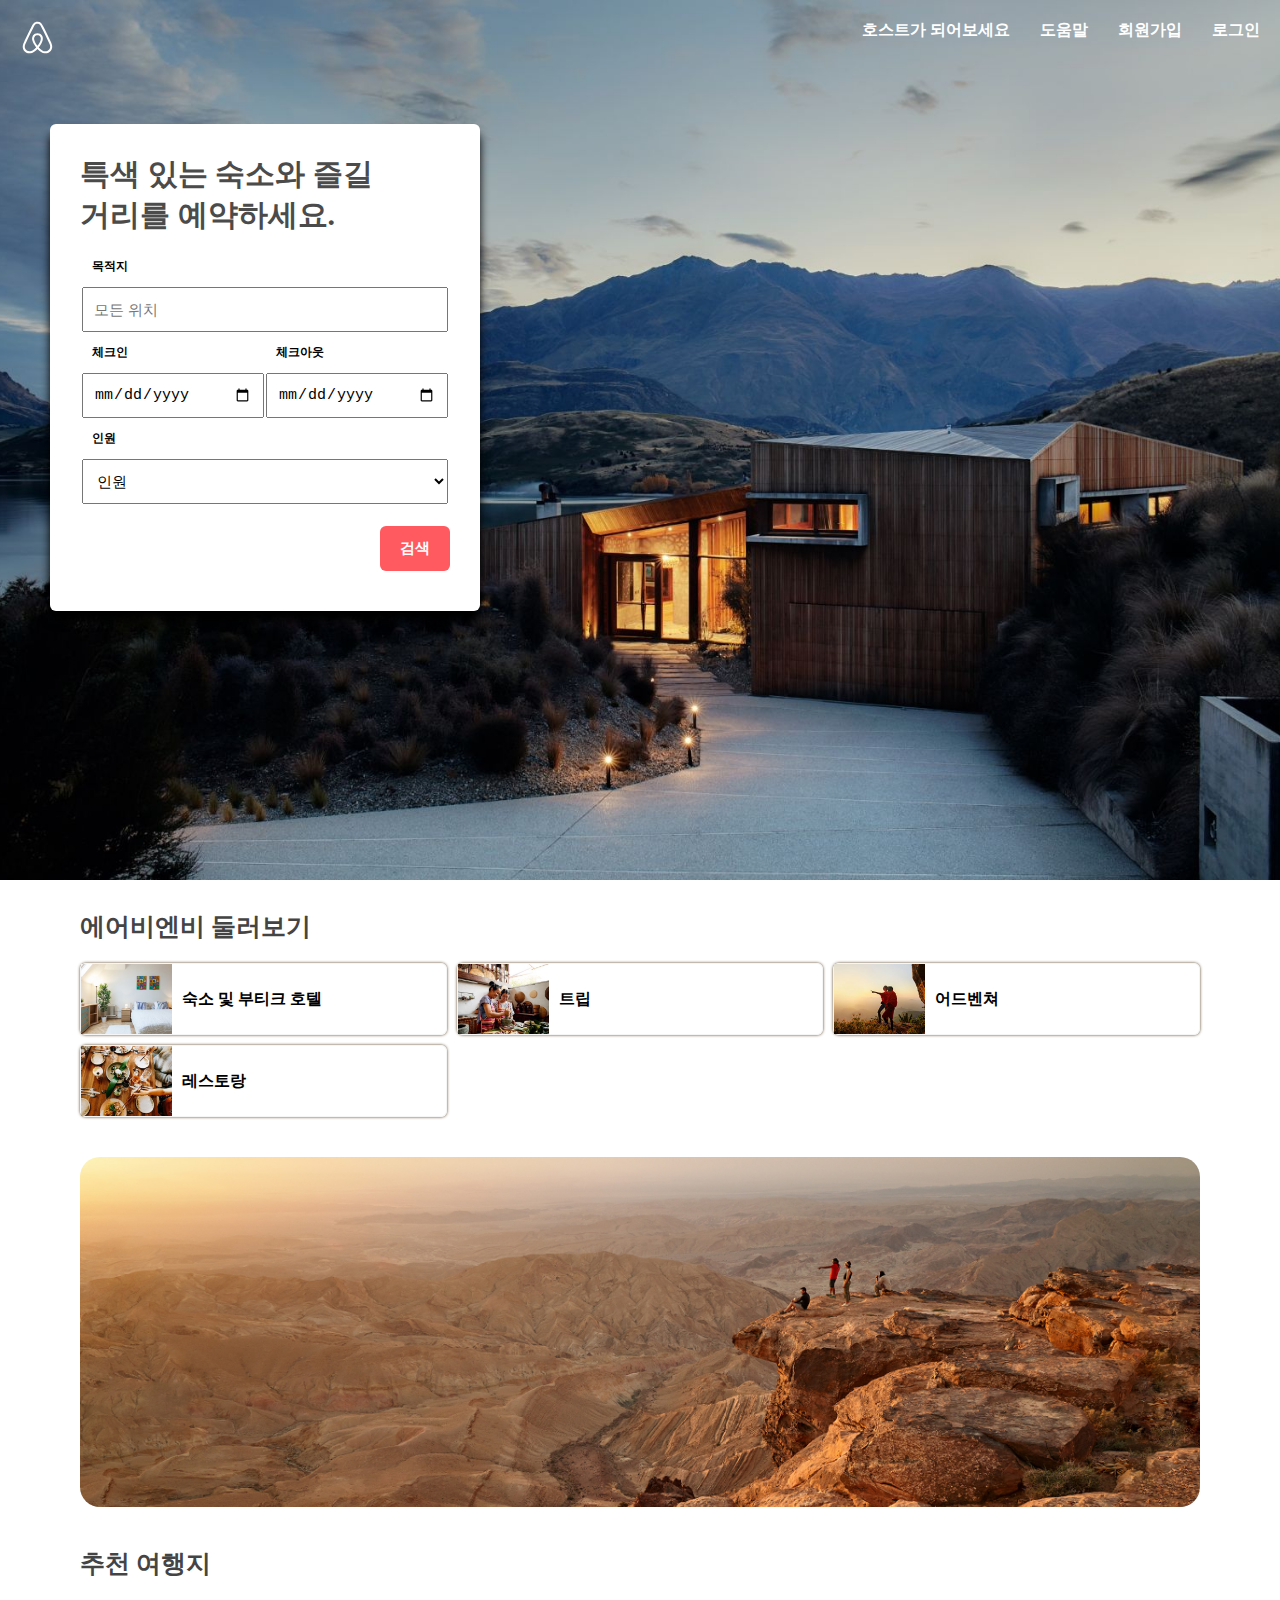
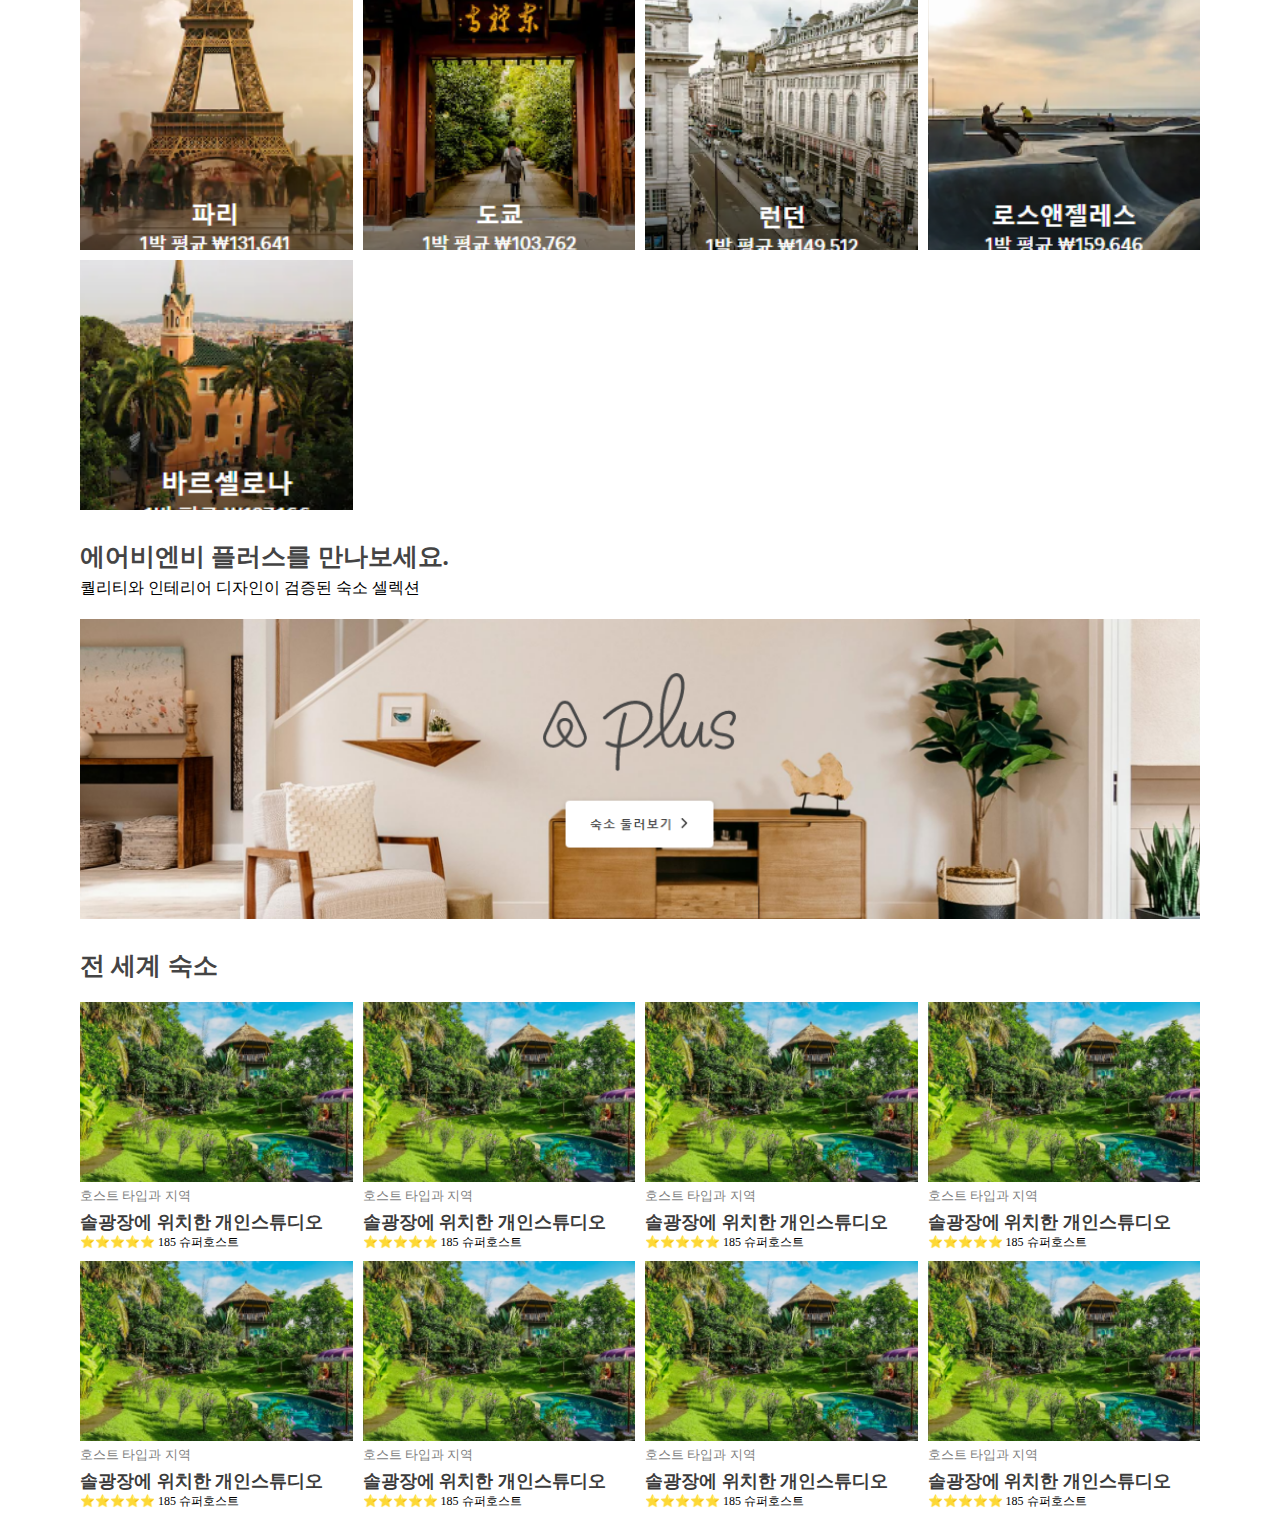
<file: index.html>
<!-- index.html -->
<!DOCTYPE html>
<html lang="en">
  <head>
    <meta charset="UTF-8" />
    <meta http-equiv="X-UA-Compatible" content="IE=edge" />
    <meta name="viewport" content="width=device-width, initial-scale=1.0" />
    <link rel="stylesheet" href="./index.css">
    <title>에어비엔비</title>
  </head>
  <body>
    <!-- 헤드 머릿 -->
    <header class="center-cover-img">
      <nav>
        <div class="logo">
          <svg
            viewBox="0 0 1000 1000"
            role="presentation"
            aria-hidden="true"
            focusable="false"
            style="
              height: 1em;
              width: 1em;
              display: inline-block;
              fill: currentcolor;
            "
          >
            <path
              d="m499.3 736.7c-51-64-81-120.1-91-168.1-10-39-6-70 11-93 18-27 45-40 80-40s62 13 80 40c17 23 21 54 11 93-11 49-41 105-91 168.1zm362.2 43c-7 47-39 86-83 105-85 37-169.1-22-241.1-102 119.1-149.1 141.1-265.1 90-340.2-30-43-73-64-128.1-64-111 0-172.1 94-148.1 203.1 14 59 51 126.1 110 201.1-37 41-72 70-103 88-24 13-47 21-69 23-101 15-180.1-83-144.1-184.1 5-13 15-37 32-74l1-2c55-120.1 122.1-256.1 199.1-407.2l2-5 22-42c17-31 24-45 51-62 13-8 29-12 47-12 36 0 64 21 76 38 6 9 13 21 22 36l21 41 3 6c77 151.1 144.1 287.1 199.1 407.2l1 1 20 46 12 29c9.2 23.1 11.2 46.1 8.2 70.1zm46-90.1c-7-22-19-48-34-79v-1c-71-151.1-137.1-287.1-200.1-409.2l-4-6c-45-92-77-147.1-170.1-147.1-92 0-131.1 64-171.1 147.1l-3 6c-63 122.1-129.1 258.1-200.1 409.2v2l-21 46c-8 19-12 29-13 32-51 140.1 54 263.1 181.1 263.1 1 0 5 0 10-1h14c66-8 134.1-50 203.1-125.1 69 75 137.1 117.1 203.1 125.1h14c5 1 9 1 10 1 127.1.1 232.1-123 181.1-263.1z"
            ></path>
          </svg>
        </div>
        <div class="nav-menu">
          <ul>
            <li>호스트가 되어보세요</li>
            <li>도움말</li>
            <li>회원가입</li>
            <li>로그인</li>
          </ul>
        </div>
      </nav>
      <section>
        <div class="search-box">
          <div class="search-explain">
            특색 있는 숙소와 즐길 <br />
            거리를 예약하세요.
          </div>
          <table>
            <tr>
              <td colspan="2" class="search-label">목적지</td>
            </tr>
            <tr>
              <td colspan="2">
                <input
                  type="text"
                  class="search-input"
                  placeholder="모든 위치"
                />
              </td>
            </tr>
            <tr>
              <td class="search-label">체크인</td>
              <td class="search-label">체크아웃</td>
            </tr>
            <tr>
              <td>
                <input type="date" class="search-input" />
              </td>
              <td>
                <input type="date" class="search-input" />
              </td>
            </tr>
            <tr>
              <td colspan="2" class="search-label">인원</td>
            </tr>
            <tr>
              <td colspan="2">
                <select class="search-input">
                  <option value="">인원</option>
                  <option value="">1~2명</option>
                  <option value="">3~4명</option>
                  <option value="">5명 이상</option>
                </select>
              </td>
            </tr>
          </table>
          <div class="search-button">
            <button>검색</button>
          </div>
        </div>
      </section>
    </header>
    <main>
      <section>
        <div class="section-title">에어비엔비 둘러보기</div>
        <div class="category-box">
          <div class="category-card">
            <div
              class="category-img center-cover-img"
              style="background-image: url('./images/category1.jpg')"
            ></div>
            <div class="category-name">숙소 및 부티크 호텔</div>
          </div>

          <div class="category-card">
            <div
              class="category-img center-cover-img"
              style="background-image: url('./images/category2.jpg')"
            ></div>
            <div class="category-name">트립</div>
          </div>

          <div class="category-card">
            <div
              class="category-img center-cover-img"
              style="background-image: url('./images/category3.jpg')"
            ></div>
            <div class="category-name">어드벤쳐</div>
          </div>

          <div class="category-card">
            <div
              class="category-img center-cover-img"
              style="background-image: url('./images/category4.jpg')"
            ></div>
            <div class="category-name">레스토랑</div>
          </div>
        </div>
      </section>
      <section>
        <div class="wide-area-img-1 center-cover-img"></div>
      </section>

      <section>
        <div class="section-title">추천 여행지</div>
        <div class="suggest-box">
          <div class="suggest-img center-cover-img" style="background-image: url(./images/suggest1.png);"></div>
          <div class="suggest-img center-cover-img" style="background-image: url(./images/suggest2.png);"></div>
          <div class="suggest-img center-cover-img" style="background-image: url(./images/suggest3.png);"></div>
          <div class="suggest-img center-cover-img" style="background-image: url(./images/suggest4.png);"></div>
          <div class="suggest-img center-cover-img" style="background-image: url(./images/suggest5.png);"></div>
        </div>
      </section>

      <section>
        <div class="section-title" style="margin-bottom: 5px;">에어비엔비 플러스를 만나보세요.</div>
        <div>퀄리티와 인테리어 디자인이 검증된 숙소 셀렉션</div>
        <div class="wide-area-img-2 center-cover-img"></div>
      </section>

      <section>
        <div class="section-title">전 세계 숙소</div>
        <div class="host-box">
          <div class="host-card">
            <div class="host-img center-cover-img" style="background-image: url(./images/host1.png);"></div>
            <div class="host-info">
              <div class="host-type-location">호스트 타입과 지역</div> 
              <div class="host-main">솔광장에 위치한 개인스튜디오</div>
              <div class="host-feedback">
                <span class="host-star">⭐⭐⭐⭐⭐</span>
                <span class="host-count">185</span>
                <span class="host-grade">슈퍼호스트</span>
              </div>
            </div>
          </div>
          <div class="host-card">
            <div class="host-img center-cover-img" style="background-image: url(./images/host1.png);"></div>
            <div class="host-info">
              <div class="host-type-location">호스트 타입과 지역</div> 
              <div class="host-main">솔광장에 위치한 개인스튜디오</div>
              <div class="host-feedback">
                <span class="host-star">⭐⭐⭐⭐⭐</span>
                <span class="host-count">185</span>
                <span class="host-grade">슈퍼호스트</span>
              </div>
            </div>
          </div>
          <div class="host-card">
            <div class="host-img center-cover-img" style="background-image: url(./images/host1.png);"></div>
            <div class="host-info">
              <div class="host-type-location">호스트 타입과 지역</div> 
              <div class="host-main">솔광장에 위치한 개인스튜디오</div>
              <div class="host-feedback">
                <span class="host-star">⭐⭐⭐⭐⭐</span>
                <span class="host-count">185</span>
                <span class="host-grade">슈퍼호스트</span>
              </div>
            </div>
          </div>
          <div class="host-card">
            <div class="host-img center-cover-img" style="background-image: url(./images/host1.png);"></div>
            <div class="host-info">
              <div class="host-type-location">호스트 타입과 지역</div> 
              <div class="host-main">솔광장에 위치한 개인스튜디오</div>
              <div class="host-feedback">
                <span class="host-star">⭐⭐⭐⭐⭐</span>
                <span class="host-count">185</span>
                <span class="host-grade">슈퍼호스트</span>
              </div>
            </div>
          </div>
          <div class="host-card">
            <div class="host-img center-cover-img" style="background-image: url(./images/host1.png);"></div>
            <div class="host-info">
              <div class="host-type-location">호스트 타입과 지역</div> 
              <div class="host-main">솔광장에 위치한 개인스튜디오</div>
              <div class="host-feedback">
                <span class="host-star">⭐⭐⭐⭐⭐</span>
                <span class="host-count">185</span>
                <span class="host-grade">슈퍼호스트</span>
              </div>
            </div>
          </div>
          <div class="host-card">
            <div class="host-img center-cover-img" style="background-image: url(./images/host1.png);"></div>
            <div class="host-info">
              <div class="host-type-location">호스트 타입과 지역</div> 
              <div class="host-main">솔광장에 위치한 개인스튜디오</div>
              <div class="host-feedback">
                <span class="host-star">⭐⭐⭐⭐⭐</span>
                <span class="host-count">185</span>
                <span class="host-grade">슈퍼호스트</span>
              </div>
            </div>
          </div>
          <div class="host-card">
            <div class="host-img center-cover-img" style="background-image: url(./images/host1.png);"></div>
            <div class="host-info">
              <div class="host-type-location">호스트 타입과 지역</div> 
              <div class="host-main">솔광장에 위치한 개인스튜디오</div>
              <div class="host-feedback">
                <span class="host-star">⭐⭐⭐⭐⭐</span>
                <span class="host-count">185</span>
                <span class="host-grade">슈퍼호스트</span>
              </div>
            </div>
          </div>
          <div class="host-card">
            <div class="host-img center-cover-img" style="background-image: url(./images/host1.png);"></div>
            <div class="host-info">
              <div class="host-type-location">호스트 타입과 지역</div> 
              <div class="host-main">솔광장에 위치한 개인스튜디오</div>
              <div class="host-feedback">
                <span class="host-star">⭐⭐⭐⭐⭐</span>
                <span class="host-count">185</span>
                <span class="host-grade">슈퍼호스트</span>
              </div>
            </div>
          </div>
          
        </div>
      </section>
    </main>
  </body>
</html>
</file>
<file: index.css>
/* index.css */

 /* 웹브라우저를 통일 시키는 태그, 태그에 적용되어 있는 스타일을 설정 */
 * {
  /* 자신의 간격 */
  padding: 0;
  /* 태그들간의 거리 */
  margin: 0;
  /* 테두리 */
  box-sizing: border-box;
}
/* 이미지 중앙에 설정 */
.center-cover-img {
  background-size: cover;
  background-position: center;
}
/* 배경이미지를 설정 및 크기 설정 */
header {
  background-image: url("./images/background.jpg");
  height: 880px;
  /* 비율을 유지한 체 크기를 조절 */
}
/* 머릿말에 이미지와 글 사이의 크기를 나눔 */
nav {
  display: grid;
  grid-template-columns: auto auto;
  justify-content: space-between;
  padding: 20px 20px;
}
/* 로고 그림을 색깔과 사이즈 설정 */
.logo {
  color: white;
  font-size: 35px;
}
/* ul의 칸을 설정 */
.nav-menu ul {
  display: grid;
  grid-template-columns: auto auto auto auto;
  list-style-type: none;
  /* 리스트 기호 삭제 */
  grid-gap: 30px;
  /* 글자간의 사이 여백크기 */
}
/* ul의 리스트의 색깔과 글씨 크기를 설정 */
.nav-menu ul li {
  color: white;
  font-weight: 800;
}
/* 서치 박스의 크기들을 설정 */
.search-box {
  width: 430px;
  display: inline-block;
  /* 박스를 고정시킬수있다 */
  background-color: white;
  padding: 20px 30px;
  position: relative;
  /* 박스의 위치를 변경하기위한 툴 */
  left: 50px;
  top: 10px;
  border-radius: 6px;
  /* 박스 테두리를 둥글게 표현 */
  box-shadow: 0 10px 10px 0 black;
}
/* 서치안에 있는 글쓰 크기와 사이즈와 색깔 조절 */
.search-explain {
  padding: 10px 0;
  font-size: 30px;
  font-weight: 800;
  color: rgb(75, 75, 75);
}
/* 테이블 크기를 설정 */
table {
  width: 100%;
}
/* 설정된 글씨 크기와 크기 공간을 설정 */
.search-label {
  font-size: 12px;
  font-weight: 600;
  padding: 10px;
}
/* 입력하는 공간을 크기와 사이즈를 설정 */
.search-input {
  padding: 10px;
  height: 45px;
  width: 100%;
  font-size: 15px;
}
/* 검색 버튼의 위치를 설정 */
.search-button {
  display: grid;
  justify-content: end;
  padding: 20px 0;
}
/* 검색 버튼의 색깔과 사이즈,크기를 설정 */
.search-button button {
  background-color: #ff5a5f;
  color: white;
  width: 70px;
  height: 45px;
  font-size: 15px;
  font-weight: 700;
  border-radius: 6px;
  border: 0;
  cursor: pointer;
}

main {
  margin: 30px 80px;
}

section {
  margin: 30px 0;
}

.section-title {
  font-size: 25px;
  font-weight: 800;
  color: rgb(68, 68, 68);
  margin-bottom: 20px;
}

.category-box {
  display: grid;
  grid-template-columns: 1fr 1fr 1fr;
  gap: 10px;
}

.category-card {
  display: grid;
  grid-template-columns: 1fr 3fr;
  border: 1px solid whitesmoke;
  border-radius: 6px;
  box-shadow: 0 0 3px rgb(82, 60, 30);
}

.category-img {
  height: 70px;
}
.category-name {
  display: grid;
  align-items: center;
  font-weight: 600;
  margin-left: 10px;
}

.wide-area-img-1{
  border-radius: 20px;
  margin: 40px 0;
  background-image: url("./images/wide1.jpg");
  height: 350px;
  
}

.suggest-box{
  display: grid;
  grid-template-columns: auto auto auto auto;
  gap: 10px;
}

.suggest-img{
  height: 250px;
}

.wide-area-img-2{
    margin: 20px 0;
  background-image: url("./images/wide2.png");
  height: 300px;
}

.host-box{
  display: grid;
  grid-template-columns: auto auto auto auto;
  gap: 10px;
}

.host-img{
  height: 180px;
}

.host-type-location{
  margin: 5px 0;
  color: gray;
  font-size: 13px;
}

.host-main{
  font-size: 18px;
  font-weight: 600;
  color: rgb(60, 60, 60);
}

.host-feedback{
  font-size: 12px;
  
}
</file>
